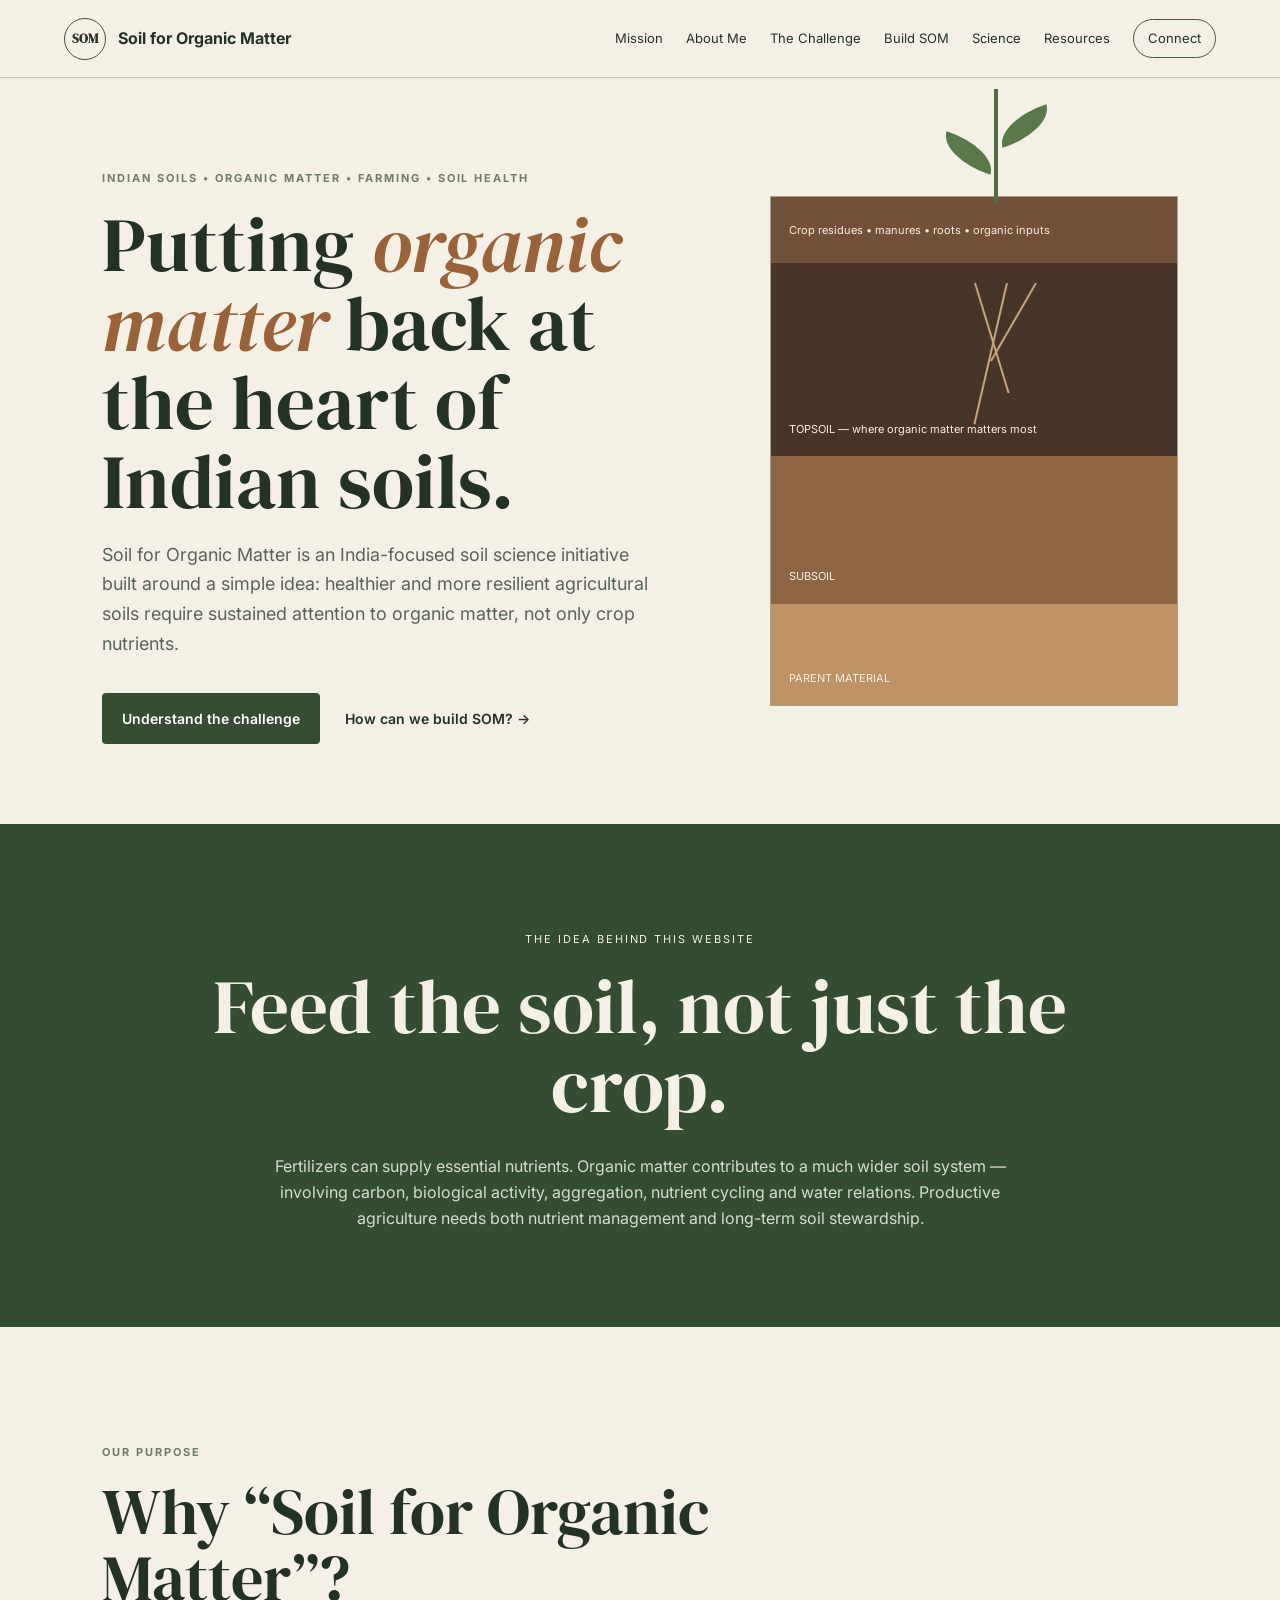
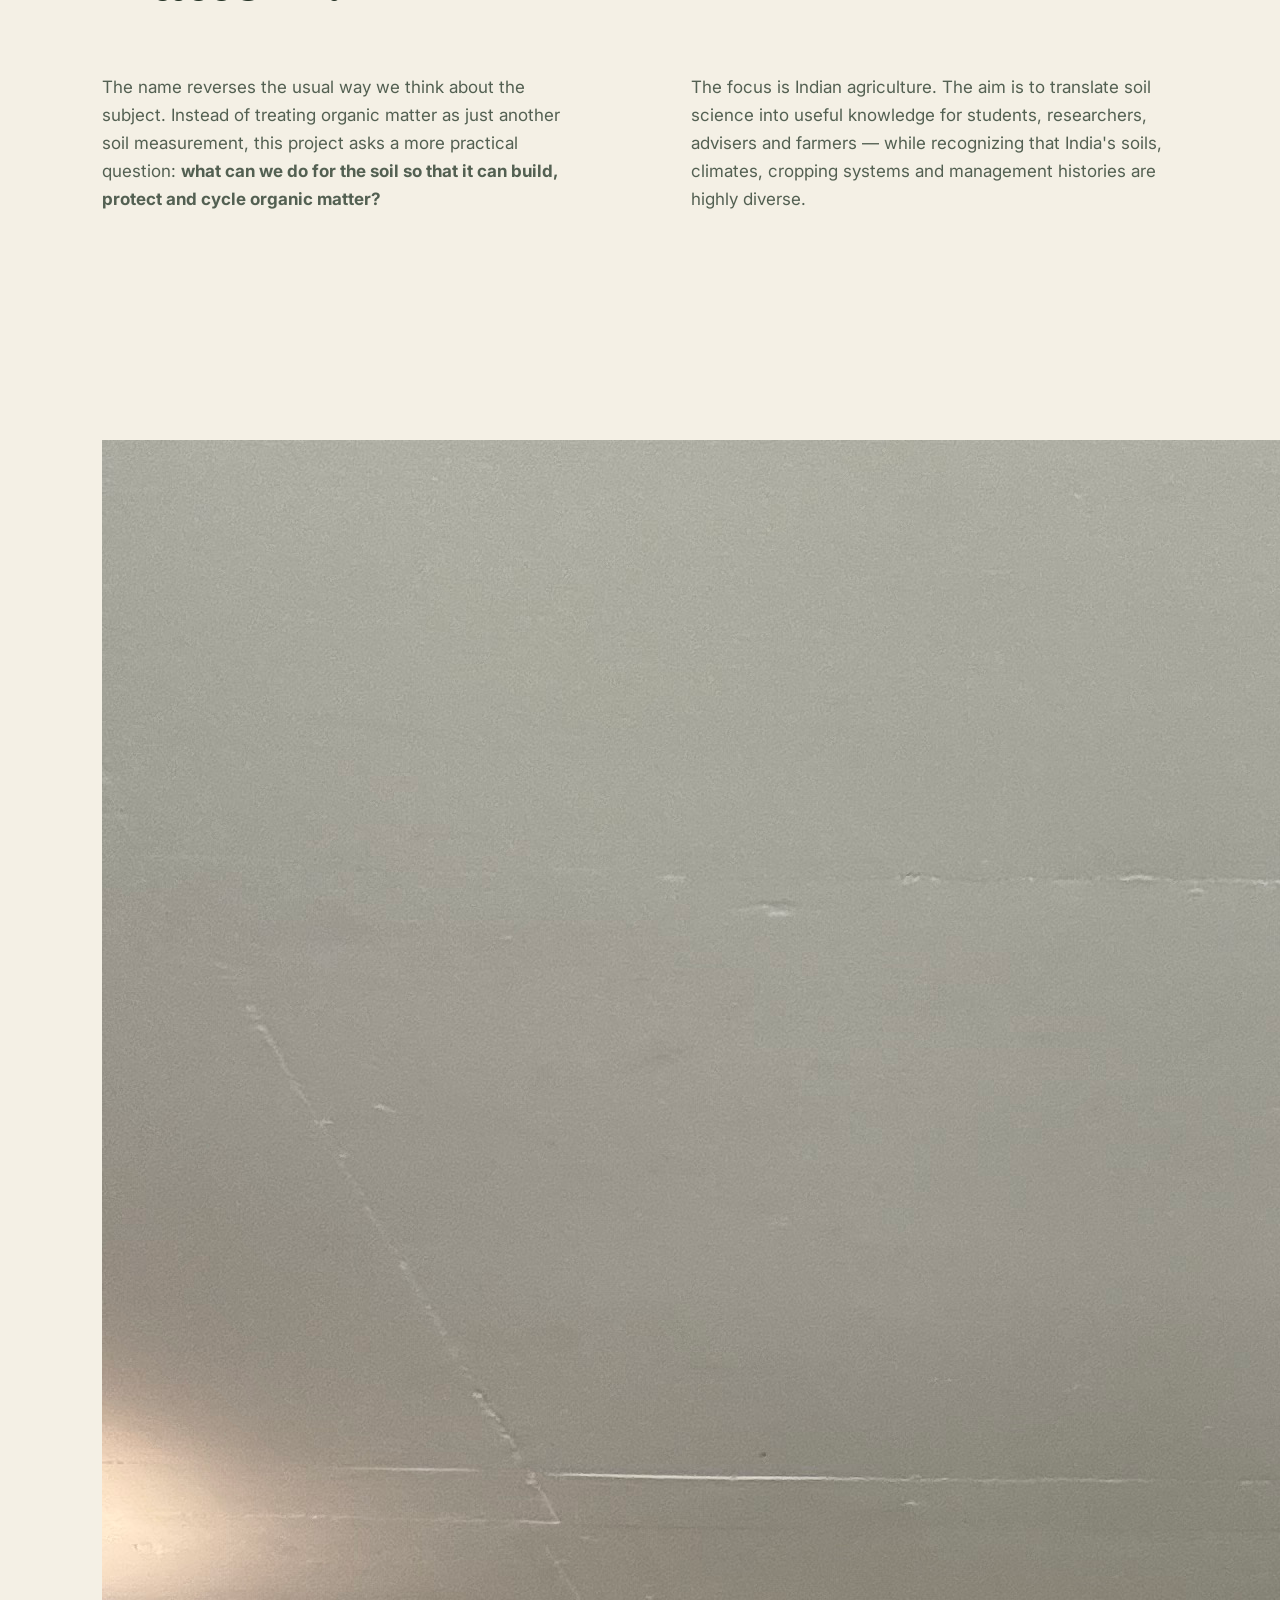
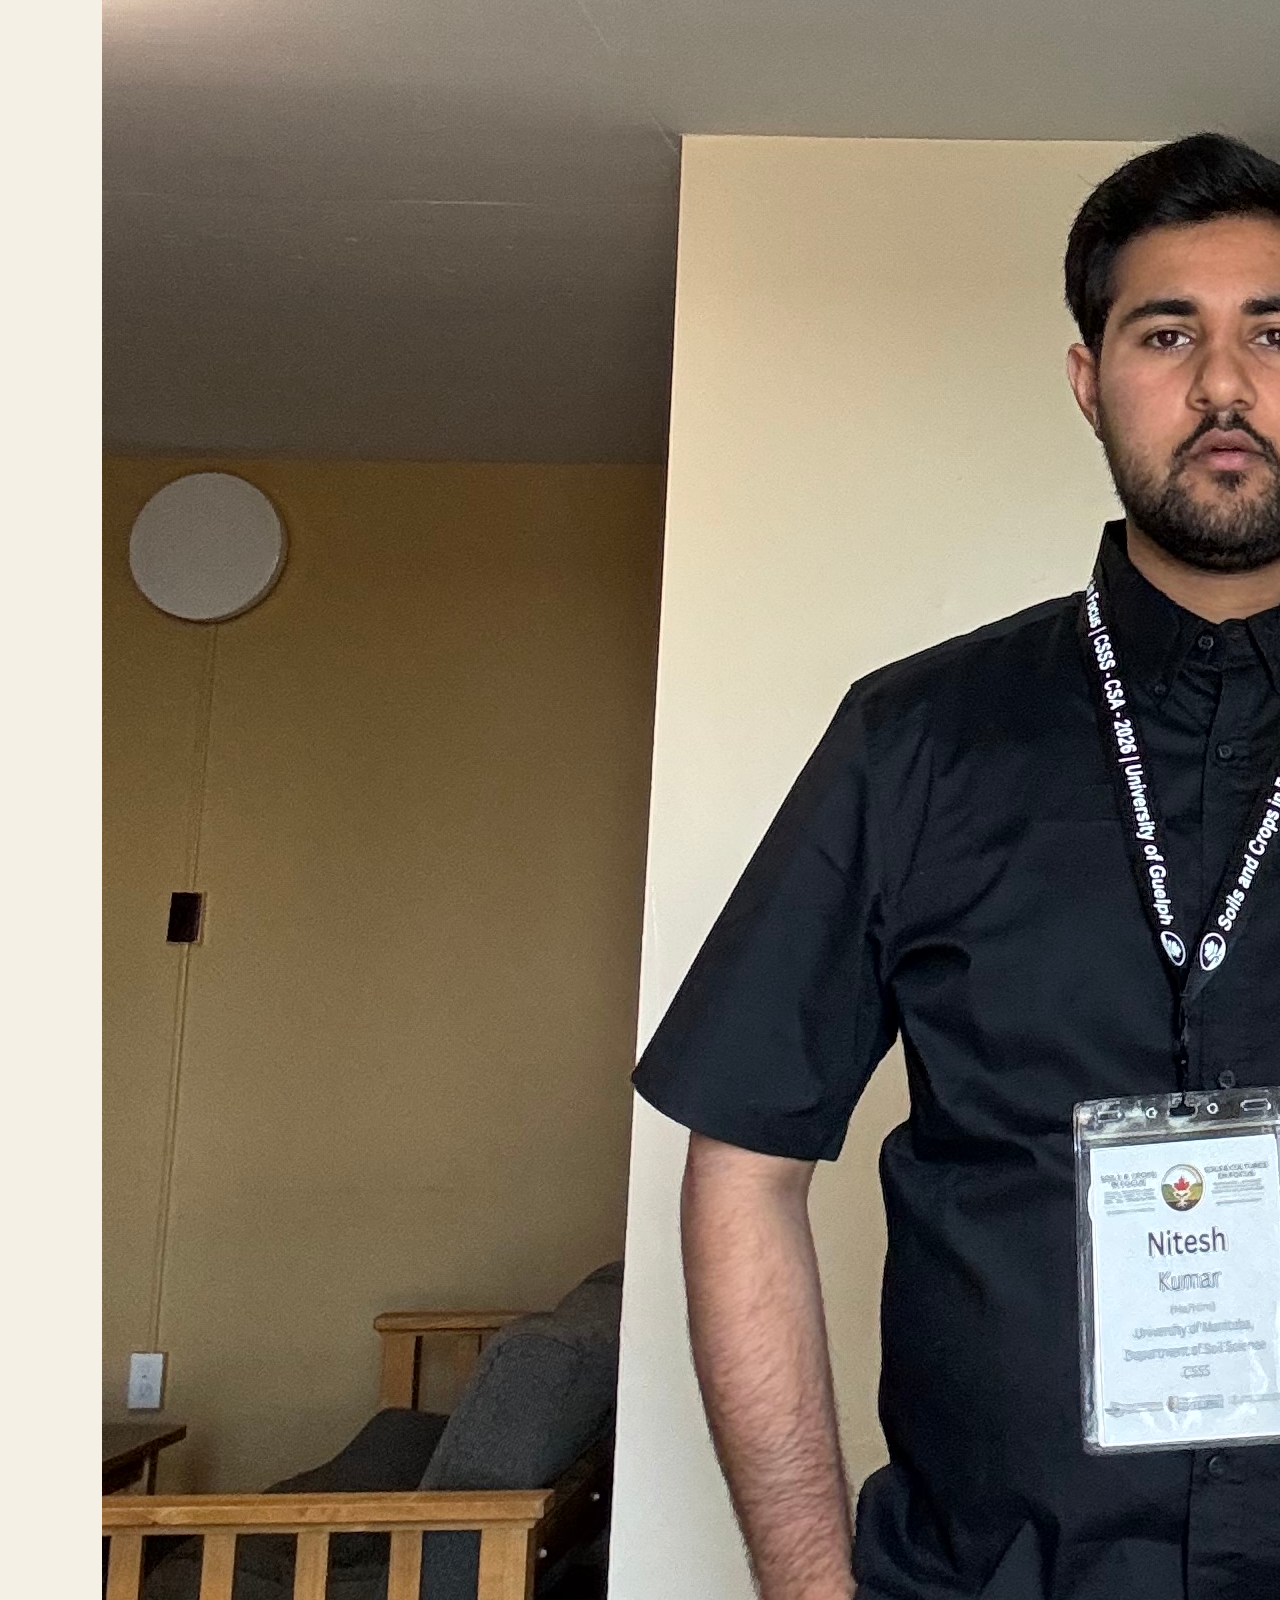
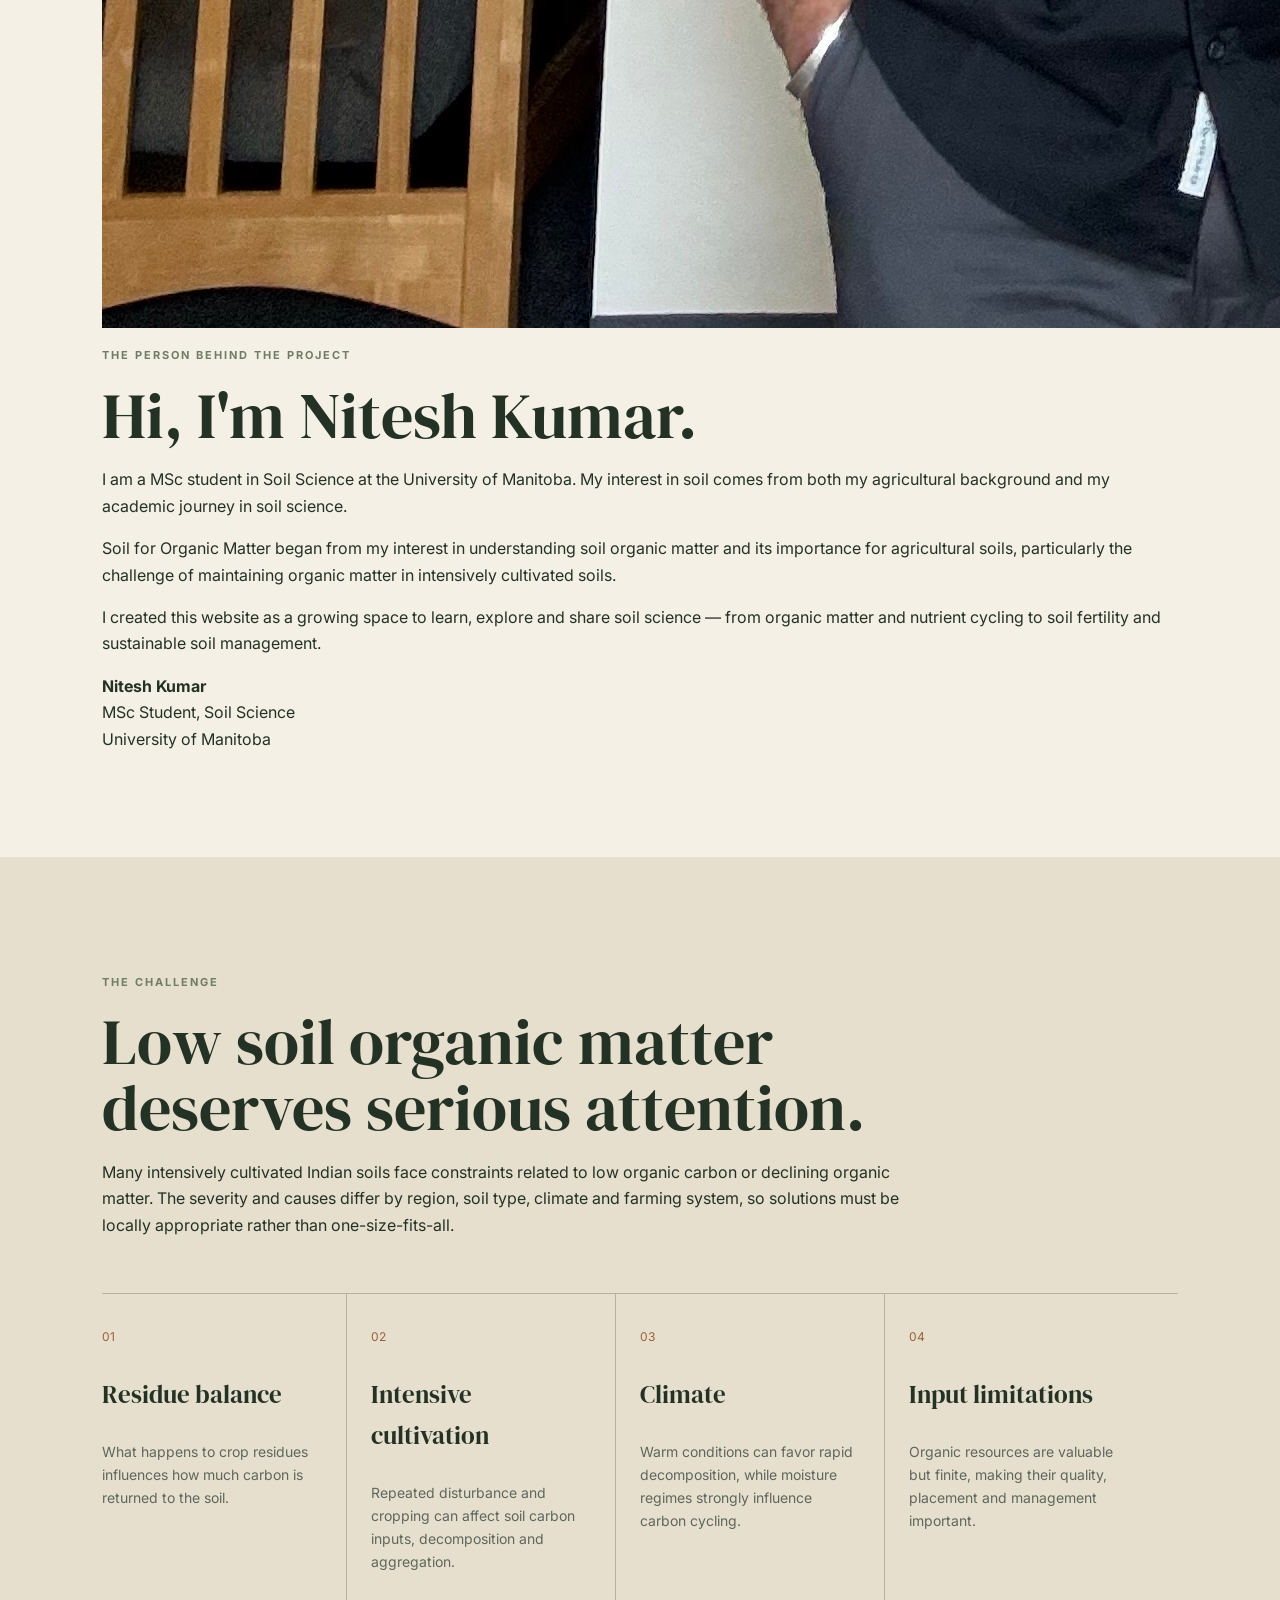
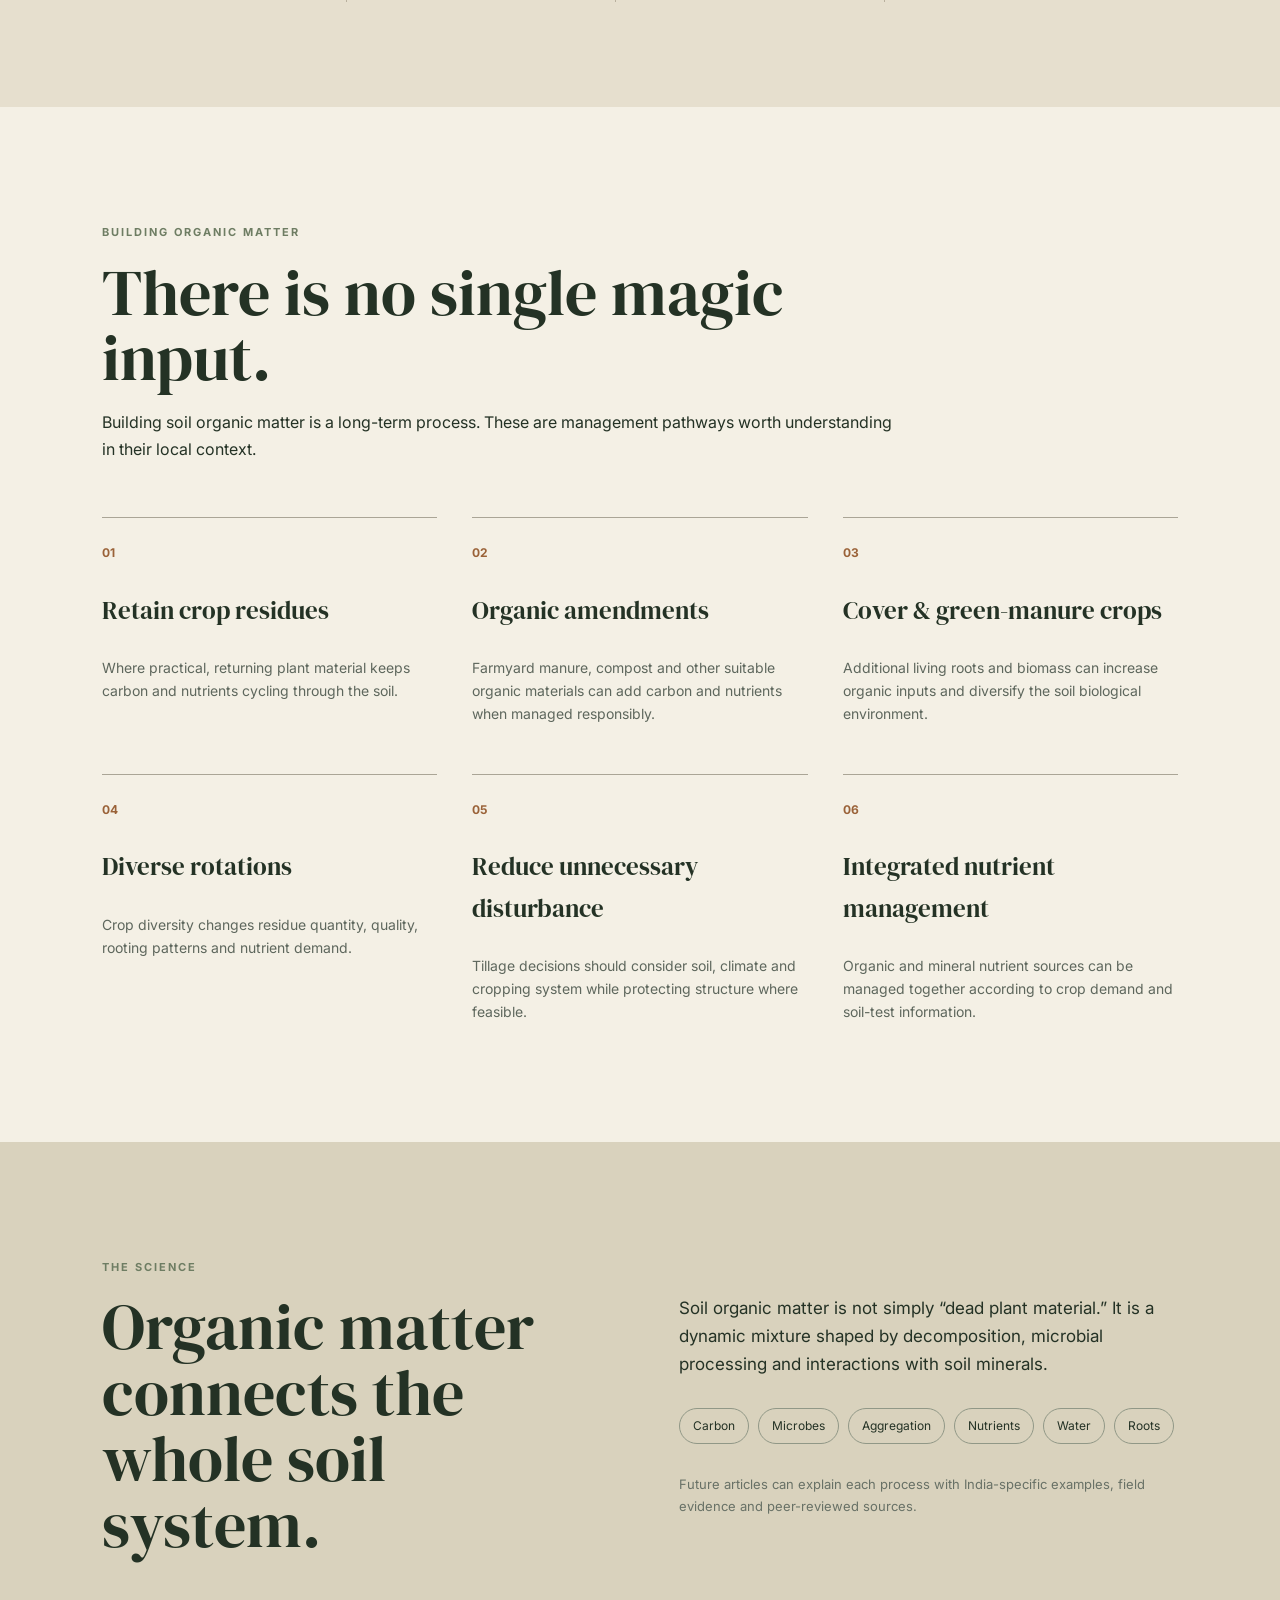
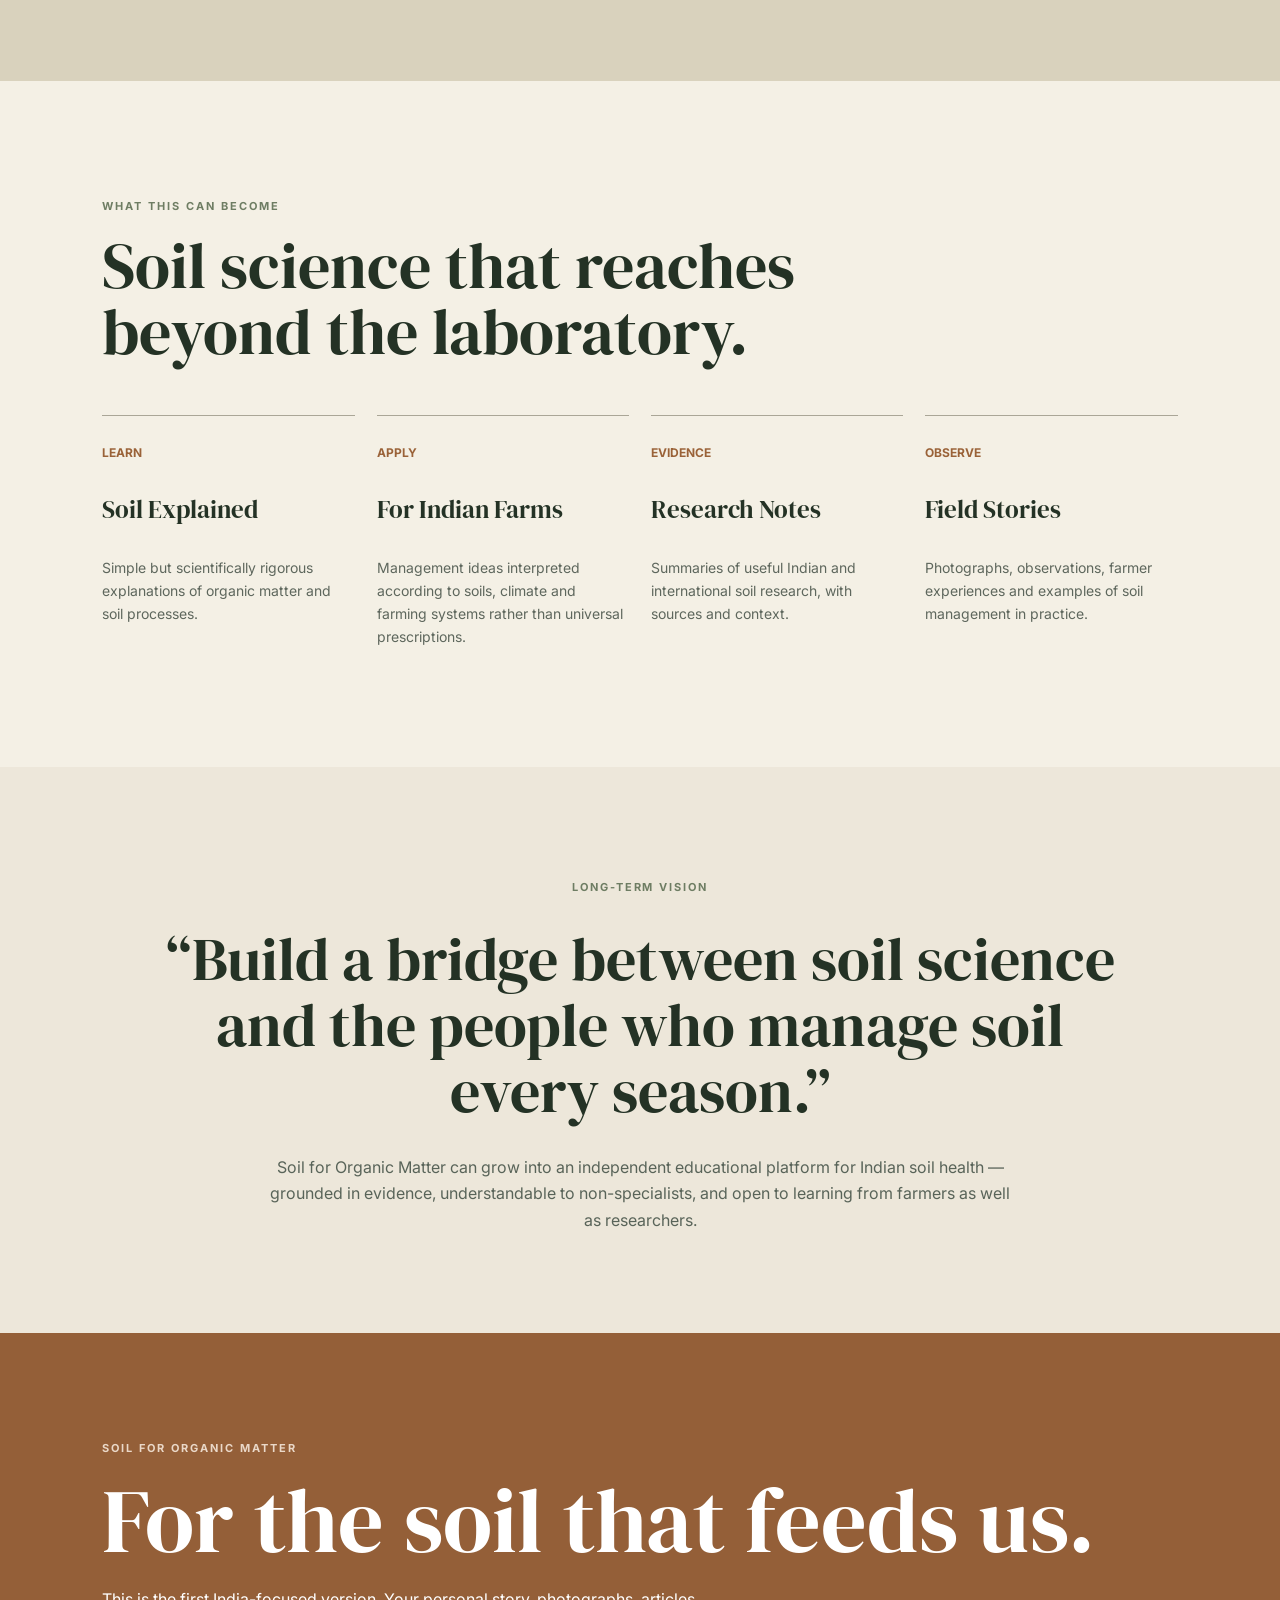
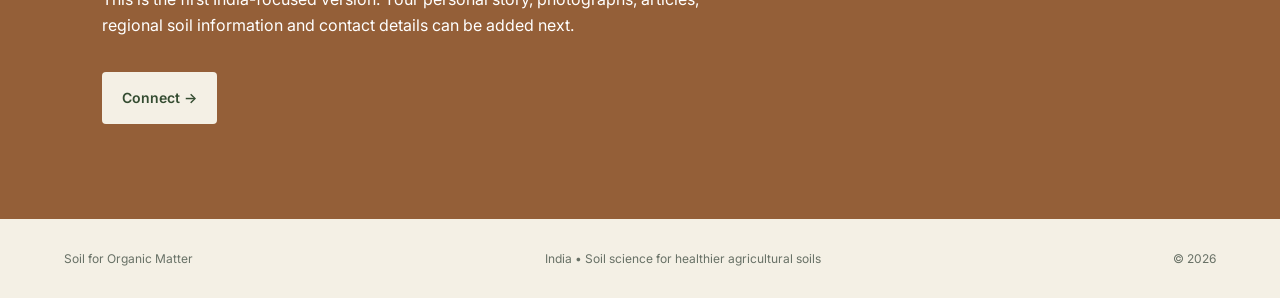
<file: index.html>
<!DOCTYPE html>
<html lang="en">
<head>
  <meta charset="UTF-8">
  <meta name="viewport" content="width=device-width, initial-scale=1.0">
  <meta name="description" content="Soil for Organic Matter — an India-focused platform for understanding and improving soil organic matter in agricultural soils.">
  <title>Soil for Organic Matter | India</title>
  <link rel="preconnect" href="https://fonts.googleapis.com">
  <link rel="preconnect" href="https://fonts.gstatic.com" crossorigin>
  <link href="https://fonts.googleapis.com/css2?family=DM+Serif+Display&family=Inter:wght@400;500;600;700&display=swap" rel="stylesheet">
  <link rel="stylesheet" href="style.css">
</head>
<body>
<header class="site-header">
  <a class="brand" href="#home"><span class="brand-mark">SOM</span><span>Soil for Organic Matter</span></a>
  <button class="menu" aria-label="Open navigation" aria-expanded="false">☰</button>
  <nav>
    <a href="#mission">Mission</a> <a href="#founder">About Me</a>
    <a href="#challenge">The Challenge</a>
    <a href="#build">Build SOM</a>
    <a href="#science">Science</a>
    <a href="#resources">Resources</a>
    <a class="nav-button" href="#contact">Connect</a>
  </nav>
</header>

<main>
<section class="hero" id="home">
  <div class="hero-copy">
    <p class="eyebrow">INDIAN SOILS • ORGANIC MATTER • FARMING • SOIL HEALTH</p>
    <h1>Putting <em>organic matter</em> back at the heart of Indian soils.</h1>
    <p class="lead">
      Soil for Organic Matter is an India-focused soil science initiative built around a simple idea:
      healthier and more resilient agricultural soils require sustained attention to organic matter,
      not only crop nutrients.
    </p>
    <div class="actions">
      <a class="primary" href="#challenge">Understand the challenge</a>
      <a class="secondary" href="#build">How can we build SOM? →</a>
    </div>
  </div>

  <div class="soil-card">
    <div class="plant"><span class="leaf l1"></span><span class="leaf l2"></span><span class="stem"></span></div>
    <div class="horizon surface"><span>Crop residues • manures • roots • organic inputs</span></div>
    <div class="horizon topsoil">
      <span class="horizon-label">TOPSOIL — where organic matter matters most</span>
      <i class="root r1"></i><i class="root r2"></i><i class="root r3"></i>
    </div>
    <div class="horizon subsoil"><span class="horizon-label">SUBSOIL</span></div>
    <div class="horizon parent"><span class="horizon-label">PARENT MATERIAL</span></div>
  </div>
</section>

<section class="statement">
  <p>THE IDEA BEHIND THIS WEBSITE</p>
  <h2>Feed the soil, not just the crop.</h2>
  <p class="statement-small">
    Fertilizers can supply essential nutrients. Organic matter contributes to a much wider soil system —
    involving carbon, biological activity, aggregation, nutrient cycling and water relations.
    Productive agriculture needs both nutrient management and long-term soil stewardship.
  </p>
</section>

<section class="section" id="mission">
  <div class="section-heading">
    <p class="eyebrow">OUR PURPOSE</p>
    <h2>Why “Soil for Organic Matter”?</h2>
  </div>
  <div class="two-col">
    <p>
      The name reverses the usual way we think about the subject. Instead of treating organic matter
      as just another soil measurement, this project asks a more practical question:
      <strong>what can we do for the soil so that it can build, protect and cycle organic matter?</strong>
    </p>
    <p>
      The focus is Indian agriculture. The aim is to translate soil science into useful knowledge for
      students, researchers, advisers and farmers — while recognizing that India's soils, climates,
      cropping systems and management histories are highly diverse.
    </p>
  </div>
</section> <section class="section founder" id="founder">
  <div class="founder-photo">
    <img src="IMG_6547.jpeg" alt="Nitesh Kumar">
  </div>

  <div class="founder-content">
    <p class="eyebrow">THE PERSON BEHIND THE PROJECT</p>

    <h2>Hi, I'm Nitesh Kumar.</h2>

    <p>
      I am a MSc student in Soil Science at the University of Manitoba.
      My interest in soil comes from both my agricultural background and
      my academic journey in soil science.
    </p>

    <p>
      Soil for Organic Matter began from my interest in understanding
      soil organic matter and its importance for agricultural soils,
      particularly the challenge of maintaining organic matter in
      intensively cultivated soils.
    </p>

    <p>
      I created this website as a growing space to learn, explore and
      share soil science — from organic matter and nutrient cycling to
      soil fertility and sustainable soil management.
    </p>

    <div class="founder-details">
      <strong>Nitesh Kumar</strong><br>
      MSc Student, Soil Science<br>
      University of Manitoba
    </div>
  </div>
</section>

<section class="section tinted" id="challenge">
  <div class="section-heading">
    <p class="eyebrow">THE CHALLENGE</p>
    <h2>Low soil organic matter deserves serious attention.</h2>
    <p>
      Many intensively cultivated Indian soils face constraints related to low organic carbon or declining
      organic matter. The severity and causes differ by region, soil type, climate and farming system,
      so solutions must be locally appropriate rather than one-size-fits-all.
    </p>
  </div>
  <div class="cards">
    <article><span class="number">01</span><h3>Residue balance</h3><p>What happens to crop residues influences how much carbon is returned to the soil.</p></article>
    <article><span class="number">02</span><h3>Intensive cultivation</h3><p>Repeated disturbance and cropping can affect soil carbon inputs, decomposition and aggregation.</p></article>
    <article><span class="number">03</span><h3>Climate</h3><p>Warm conditions can favor rapid decomposition, while moisture regimes strongly influence carbon cycling.</p></article>
    <article><span class="number">04</span><h3>Input limitations</h3><p>Organic resources are valuable but finite, making their quality, placement and management important.</p></article>
  </div>
</section>

<section class="section build" id="build">
  <div class="section-heading">
    <p class="eyebrow">BUILDING ORGANIC MATTER</p>
    <h2>There is no single magic input.</h2>
    <p>Building soil organic matter is a long-term process. These are management pathways worth understanding in their local context.</p>
  </div>
  <div class="pathways">
    <div><b>01</b><h3>Retain crop residues</h3><p>Where practical, returning plant material keeps carbon and nutrients cycling through the soil.</p></div>
    <div><b>02</b><h3>Organic amendments</h3><p>Farmyard manure, compost and other suitable organic materials can add carbon and nutrients when managed responsibly.</p></div>
    <div><b>03</b><h3>Cover & green-manure crops</h3><p>Additional living roots and biomass can increase organic inputs and diversify the soil biological environment.</p></div>
    <div><b>04</b><h3>Diverse rotations</h3><p>Crop diversity changes residue quantity, quality, rooting patterns and nutrient demand.</p></div>
    <div><b>05</b><h3>Reduce unnecessary disturbance</h3><p>Tillage decisions should consider soil, climate and cropping system while protecting structure where feasible.</p></div>
    <div><b>06</b><h3>Integrated nutrient management</h3><p>Organic and mineral nutrient sources can be managed together according to crop demand and soil-test information.</p></div>
  </div>
</section>

<section class="section science" id="science">
  <div>
    <p class="eyebrow">THE SCIENCE</p>
    <h2>Organic matter connects the whole soil system.</h2>
  </div>
  <div class="science-copy">
    <p>Soil organic matter is not simply “dead plant material.” It is a dynamic mixture shaped by decomposition, microbial processing and interactions with soil minerals.</p>
    <div class="tags"><span>Carbon</span><span>Microbes</span><span>Aggregation</span><span>Nutrients</span><span>Water</span><span>Roots</span></div>
    <p class="note">Future articles can explain each process with India-specific examples, field evidence and peer-reviewed sources.</p>
  </div>
</section>

<section class="section resources" id="resources">
  <div class="section-heading">
    <p class="eyebrow">WHAT THIS CAN BECOME</p>
    <h2>Soil science that reaches beyond the laboratory.</h2>
  </div>
  <div class="resource-grid">
    <div><b>LEARN</b><h3>Soil Explained</h3><p>Simple but scientifically rigorous explanations of organic matter and soil processes.</p></div>
    <div><b>APPLY</b><h3>For Indian Farms</h3><p>Management ideas interpreted according to soils, climate and farming systems rather than universal prescriptions.</p></div>
    <div><b>EVIDENCE</b><h3>Research Notes</h3><p>Summaries of useful Indian and international soil research, with sources and context.</p></div>
    <div><b>OBSERVE</b><h3>Field Stories</h3><p>Photographs, observations, farmer experiences and examples of soil management in practice.</p></div>
  </div>
</section>

<section class="vision">
  <p class="eyebrow">LONG-TERM VISION</p>
  <blockquote>“Build a bridge between soil science and the people who manage soil every season.”</blockquote>
  <p>
    Soil for Organic Matter can grow into an independent educational platform for Indian soil health —
    grounded in evidence, understandable to non-specialists, and open to learning from farmers as well as researchers.
  </p>
</section>

<section class="contact" id="contact">
  <p class="eyebrow">SOIL FOR ORGANIC MATTER</p>
  <h2>For the soil that feeds us.</h2>
  <p>This is the first India-focused version. Your personal story, photographs, articles, regional soil information and contact details can be added next.</p>
  <a class="primary light" href="mailto:your-email@example.com">Connect →</a>
</section>
</main>

<footer><span>Soil for Organic Matter</span><span>India • Soil science for healthier agricultural soils</span><span id="year"></span></footer>
<script src="script.js"></script>
</body>
</html>
</file>
<file: style.css>
*{box-sizing:border-box}html{scroll-behavior:smooth}body{margin:0;background:#f4f0e5;color:#243225;font-family:Inter,Arial,sans-serif;line-height:1.65}a{color:inherit;text-decoration:none}.site-header{height:78px;display:flex;align-items:center;justify-content:space-between;padding:0 5vw;border-bottom:1px solid #cbc5b6;background:rgba(244,240,229,.96);position:sticky;top:0;z-index:10}.brand{display:flex;align-items:center;gap:12px;font-weight:700}.brand-mark{width:42px;height:42px;border:1px solid #40583b;border-radius:50%;display:grid;place-items:center;font-family:"DM Serif Display";font-size:13px}.site-header nav{display:flex;gap:23px;align-items:center;font-size:13px}.site-header nav a:hover{opacity:.58}.nav-button{border:1px solid #435c40;padding:8px 14px;border-radius:30px}.menu{display:none;border:0;background:none;font-size:25px}.hero{min-height:710px;padding:80px 8vw;display:grid;grid-template-columns:1.08fr .78fr;gap:8vw;align-items:center}.eyebrow{font-size:11px;letter-spacing:.18em;font-weight:700;color:#6e7d63}.hero h1,.section h2,.statement h2,.contact h2{font-family:"DM Serif Display",Georgia,serif;font-weight:400;line-height:1.03;margin:18px 0}.hero h1{font-size:clamp(50px,6vw,86px)}.hero h1 em{color:#9a6238;font-weight:400}.lead{font-size:18px;max-width:670px;color:#596459}.actions{display:flex;gap:25px;align-items:center;margin-top:35px}.primary{display:inline-block;background:#354d31;color:white;padding:14px 20px;border-radius:4px;font-size:14px;font-weight:600}.secondary{font-size:14px;font-weight:600}.soil-card{height:510px;position:relative;border:1px solid #aaa18d;background:#d5c49f}.horizon{position:absolute;left:0;right:0;padding:18px;color:#f6eee2;font-size:11px;display:flex;align-items:flex-end}.surface{height:13%;top:0;background:#72513a;align-items:center}.topsoil{height:38%;top:13%;background:#49342a}.subsoil{height:29%;top:51%;background:#8d6545}.parent{height:20%;top:80%;background:#bd9365}.plant{position:absolute;z-index:3;left:55%;top:-108px}.stem{display:block;width:4px;height:115px;background:#4e6d42}.leaf{position:absolute;width:55px;height:28px;background:#59794a;border-radius:100% 0 100% 0}.l1{left:3px;top:23px;transform:rotate(-18deg)}.l2{right:2px;top:50px;transform:scaleX(-1) rotate(-18deg)}.root{position:absolute;top:20px;width:2px;background:#c7a57c;transform-origin:top}.r1{height:145px;left:58%;transform:rotate(13deg)}.r2{height:115px;left:50%;transform:rotate(-17deg)}.r3{height:90px;left:65%;transform:rotate(30deg)}.statement{text-align:center;background:#344c31;color:#f5f0e5;padding:95px 10vw}.statement>p:first-child{font-size:11px;letter-spacing:.18em}.statement h2{font-size:clamp(48px,6vw,78px)}.statement-small{max-width:800px;margin:28px auto 0;color:#d6ddcf}.section{padding:105px 8vw}.section-heading{max-width:800px}.section h2{font-size:clamp(42px,5vw,68px)}.two-col{display:grid;grid-template-columns:1fr 1fr;gap:8vw;margin-top:45px;font-size:17px;color:#536052}.tinted{background:#e6dfce}.cards{display:grid;grid-template-columns:repeat(4,1fr);margin-top:55px;border-top:1px solid #b9b09e}.cards article{padding:28px 24px 15px 0;border-right:1px solid #b9b09e;margin-right:24px}.cards article:last-child{border:0}.number,.pathways b,.resource-grid b{color:#9a6238;font-size:12px}.cards h3,.pathways h3,.resource-grid h3{font-family:"DM Serif Display";font-size:25px;font-weight:400}.cards p,.pathways p,.resource-grid p{font-size:14px;color:#5e675d}.build{background:#f4f0e5}.pathways{display:grid;grid-template-columns:repeat(3,1fr);gap:35px;margin-top:55px}.pathways>div{border-top:1px solid #aaa596;padding-top:20px}.science{background:#d9d2bd;display:grid;grid-template-columns:.9fr 1fr;gap:10vw}.science-copy{padding-top:30px;font-size:17px}.tags{display:flex;flex-wrap:wrap;gap:9px;margin:30px 0}.tags span{border:1px solid #919887;border-radius:30px;padding:7px 13px;font-size:12px}.note{font-size:13px;color:#687166}.resource-grid{display:grid;grid-template-columns:repeat(4,1fr);gap:22px;margin-top:50px}.resource-grid>div{border-top:1px solid #aaa697;padding-top:22px}.vision{text-align:center;padding:100px 12vw;background:#ede7da}.vision blockquote{font-family:"DM Serif Display";font-size:clamp(35px,5vw,60px);line-height:1.1;max-width:1000px;margin:30px auto}.vision>p:last-child{max-width:760px;margin:auto;color:#596459}.contact{background:#945f38;color:white;padding:95px 8vw}.contact .eyebrow{color:#ead8c8}.contact h2{font-size:clamp(50px,7vw,90px)}.contact>p{max-width:650px}.light{background:#f4f0e5;color:#344c31;margin-top:18px}footer{padding:30px 5vw;display:flex;justify-content:space-between;font-size:12px;color:#687166}@media(max-width:850px){.menu{display:block}.site-header nav{display:none;position:absolute;top:78px;left:0;right:0;background:#f4f0e5;padding:25px 6vw;flex-direction:column;align-items:flex-start;border-bottom:1px solid #ccc}.site-header nav.open{display:flex}.hero{grid-template-columns:1fr}.soil-card{height:430px;margin-top:70px}.two-col,.science{grid-template-columns:1fr}.cards,.pathways,.resource-grid{grid-template-columns:1fr}.cards article{border-right:0;border-bottom:1px solid #b9b09e;margin:0}.actions{align-items:flex-start;flex-direction:column}footer{flex-direction:column;gap:8px}}
</file>
